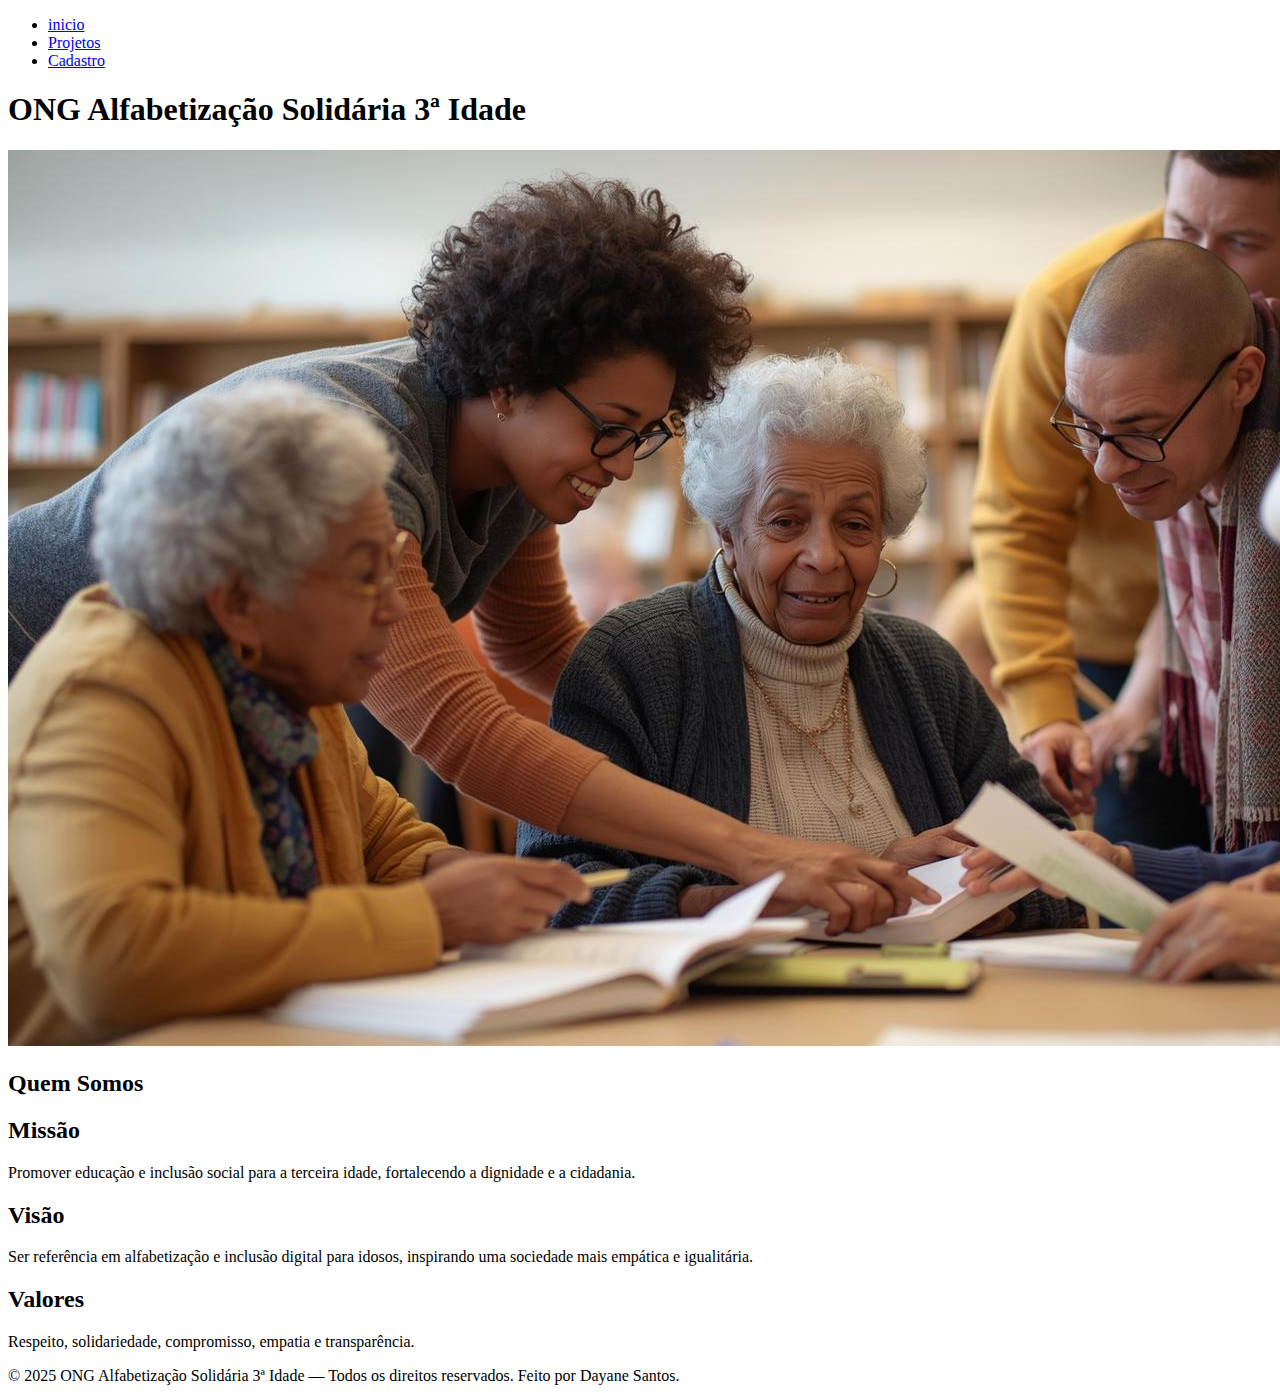
<file: index.html>
<!DOCTYPE html>
<html lang="pt-br">

<head>
    <meta charset="UTF-8">
    <meta name="viewport" content="width=device-width, initial-scale=1.0">
    <title>ONG Alfabetização</title>
</head>

<body>

    <header>
        <nav class="cabecalho_menu_suspenso">
            <ul>
                <li> <a href="index.html"> inicio</a></li>
                <li> <a href="projetos.html"> Projetos</a></li>
                <li> <a href="cadastro.html"> Cadastro </a></li>
            </ul>
        </nav>

        <h1 class="cabecalho_titulo"> ONG Alfabetização Solidária 3ª Idade </h1>
        <img class="cabecalho_foto_capa" src="/Imagens/capa estudos.jpg" alt="estudos">
    </header>

<main> 
    <section>
        <h2> Quem Somos</h2>
        <p> </p>
    </section>

    <section>
        <h2> Missão </h2>
        <p>Promover educação e inclusão social para a terceira idade, fortalecendo a dignidade e a cidadania. </p>

        <h2> Visão </h2>
        <p>Ser referência em alfabetização e inclusão digital para idosos, inspirando uma sociedade mais empática e igualitária. </p>

        <H2> Valores</H2>
        <p>Respeito, solidariedade, compromisso, empatia e transparência.</p>
    </section>
</main>

<footer> © 2025 ONG Alfabetização Solidária 3ª Idade — Todos os direitos reservados.
    Feito por Dayane Santos.</footer>
    
</body>

</html>
</file>
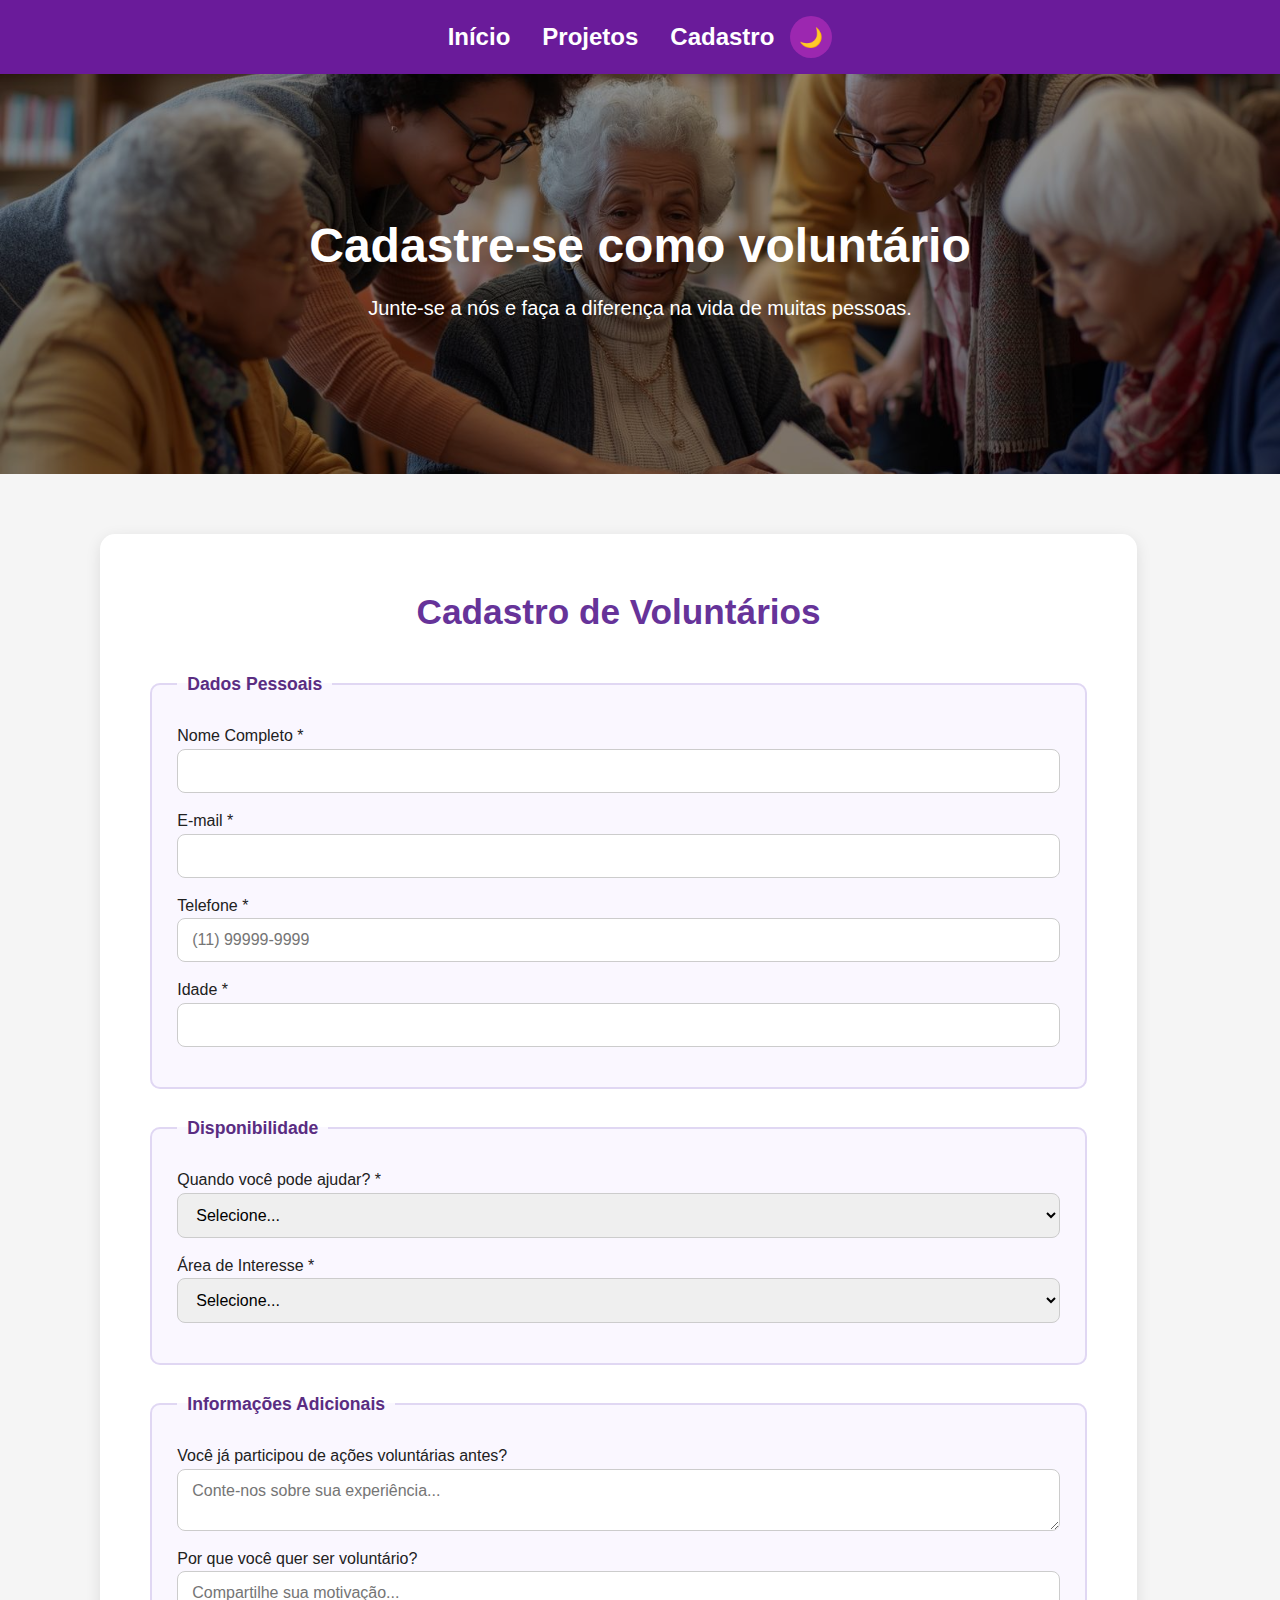
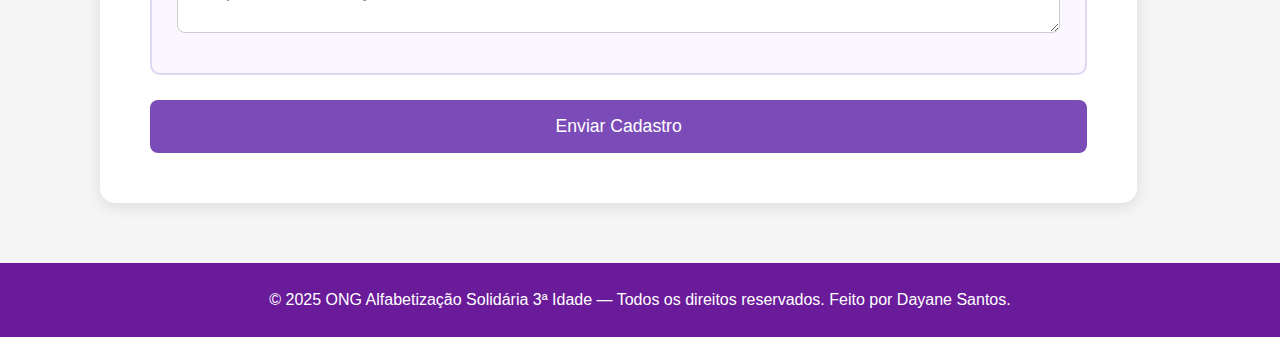
<file: cadastro.html>
<!DOCTYPE html>
<html lang="pt-br">


<head>
    <meta charset="UTF-8">
    <meta name="viewport" content="width=device-width, initial-scale=1.0">
    <title>Cadastro</title>
    <link rel="stylesheet" href="/css/style.css">
</head>


<body>
    <!-- Cabeçalho -->
    <header>
        <nav class="cabecalho_menu_suspenso">
            <button id="menu-toggle" class="menu-toggle" aria-label="Abrir menu">☰</button>
            <ul id="navMenu" class="nav-menu">
                <li><a href="index.html">Início</a></li>
                <li><a href="projetos.html">Projetos</a></li>
                <li><a href="cadastro.html">Cadastro</a></li>
            </ul>

            <!-- Botão de acessibilidade (modo noturno) -->
            <button id="themeToggle" class="btn-acessibilidade" aria-label="Alternar modo noturno">
                🌙
            </button>
        </nav>

        <!-- Banner -->
        <section class="banner">
            <div class="banner_texto">
                <h1> Cadastre-se como voluntário</h1>
                <p>Junte-se a nós e faça a diferença na vida de muitas pessoas. </p>
            </div>
        </section>
    </header>


    <!-- Formulário de Cadastro -->
    <main>
        <section class="signup-section">
            <h2>Cadastro de Voluntários</h2>
            <div class="success-message" id="successMessage">
                ✅ Cadastro realizado com sucesso! Entraremos em contato em breve.
            </div>
            <form id="volunteerForm" onsubmit="handleSubmit(event)">
                <fieldset>
                    <legend>Dados Pessoais</legend>
                    <div class="form-group">
                        <label for="nome">Nome Completo *</label>
                        <input type="text" id="nome" name="nome" required>
                    </div>
                    <div class="form-group">
                        <label for="email">E-mail *</label>
                        <input type="email" id="email" name="email" required>
                    </div>
                    <div class="form-group">
                        <label for="telefone">Telefone *</label>
                        <input type="tel" id="telefone" name="telefone" placeholder="(11) 99999-9999" required>
                    </div>
                    <div class="form-group">
                        <label for="idade">Idade *</label>
                        <input type="number" id="idade" name="idade" min="16" max="100" required>
                    </div>
                </fieldset>
                <fieldset>
                    <legend>Disponibilidade</legend>
                    <div class="form-group">
                        <label for="disponibilidade">Quando você pode ajudar? *</label>
                        <select id="disponibilidade" name="disponibilidade" required>
                            <option value="">Selecione...</option>
                            <option value="fins-de-semana">Fins de semana</option>
                            <option value="dias-uteis">Dias úteis</option>
                            <option value="flexivel">Horário flexível</option>
                            <option value="pontual">Ações pontuais</option>
                        </select>
                    </div>
                    <div class="form-group">
                        <label for="area-interesse">Área de Interesse *</label>
                        <select id="area-interesse" name="area-interesse" required>
                            <option value="">Selecione...</option>
                            <option value="distribuicao-alimentos">Distribuição de Alimentos</option>
                            <option value="educacao">Educação e Capacitação</option>
                            <option value="saude">Apoio à Saúde</option>
                            <option value="administrativo">Apoio Administrativo</option>
                            <option value="qualquer">Qualquer área</option>
                        </select>
                    </div>
                </fieldset>


                <fieldset>
                    <legend>Informações Adicionais</legend>
                    <div class="form-group">
                        <label for="experiencia">Você já participou de ações voluntárias antes?</label>
                        <textarea id="experiencia" name="experiencia"
                            placeholder="Conte-nos sobre sua experiência..."></textarea>
                    </div>
                    <div class="form-group">
                        <label for="motivacao">Por que você quer ser voluntário?</label>
                        <textarea id="motivacao" name="motivacao" placeholder="Compartilhe sua motivação..."></textarea>
                    </div>
                </fieldset>


                <button type="submit" class="btn-primary">Enviar Cadastro</button>
            </form>


        </section>
    </main>


    <!-- Rodape -->
    <footer> © 2025 ONG Alfabetização Solidária 3ª Idade — Todos os direitos reservados.
        Feito por Dayane Santos.</footer>

    <script src="/javascript/actions.js"></script>
    <script src="/javascript/cadastro.js"></script>
    <script>

        // Função mínima para abrir/fechar o menu (caso não exista em actions.js)
        function toggleMenu() { const nav = document.getElementById("navMenu"); if (!nav) return; nav.classList.toggle("open"); }
    </script>
</body>


</html>
</file>
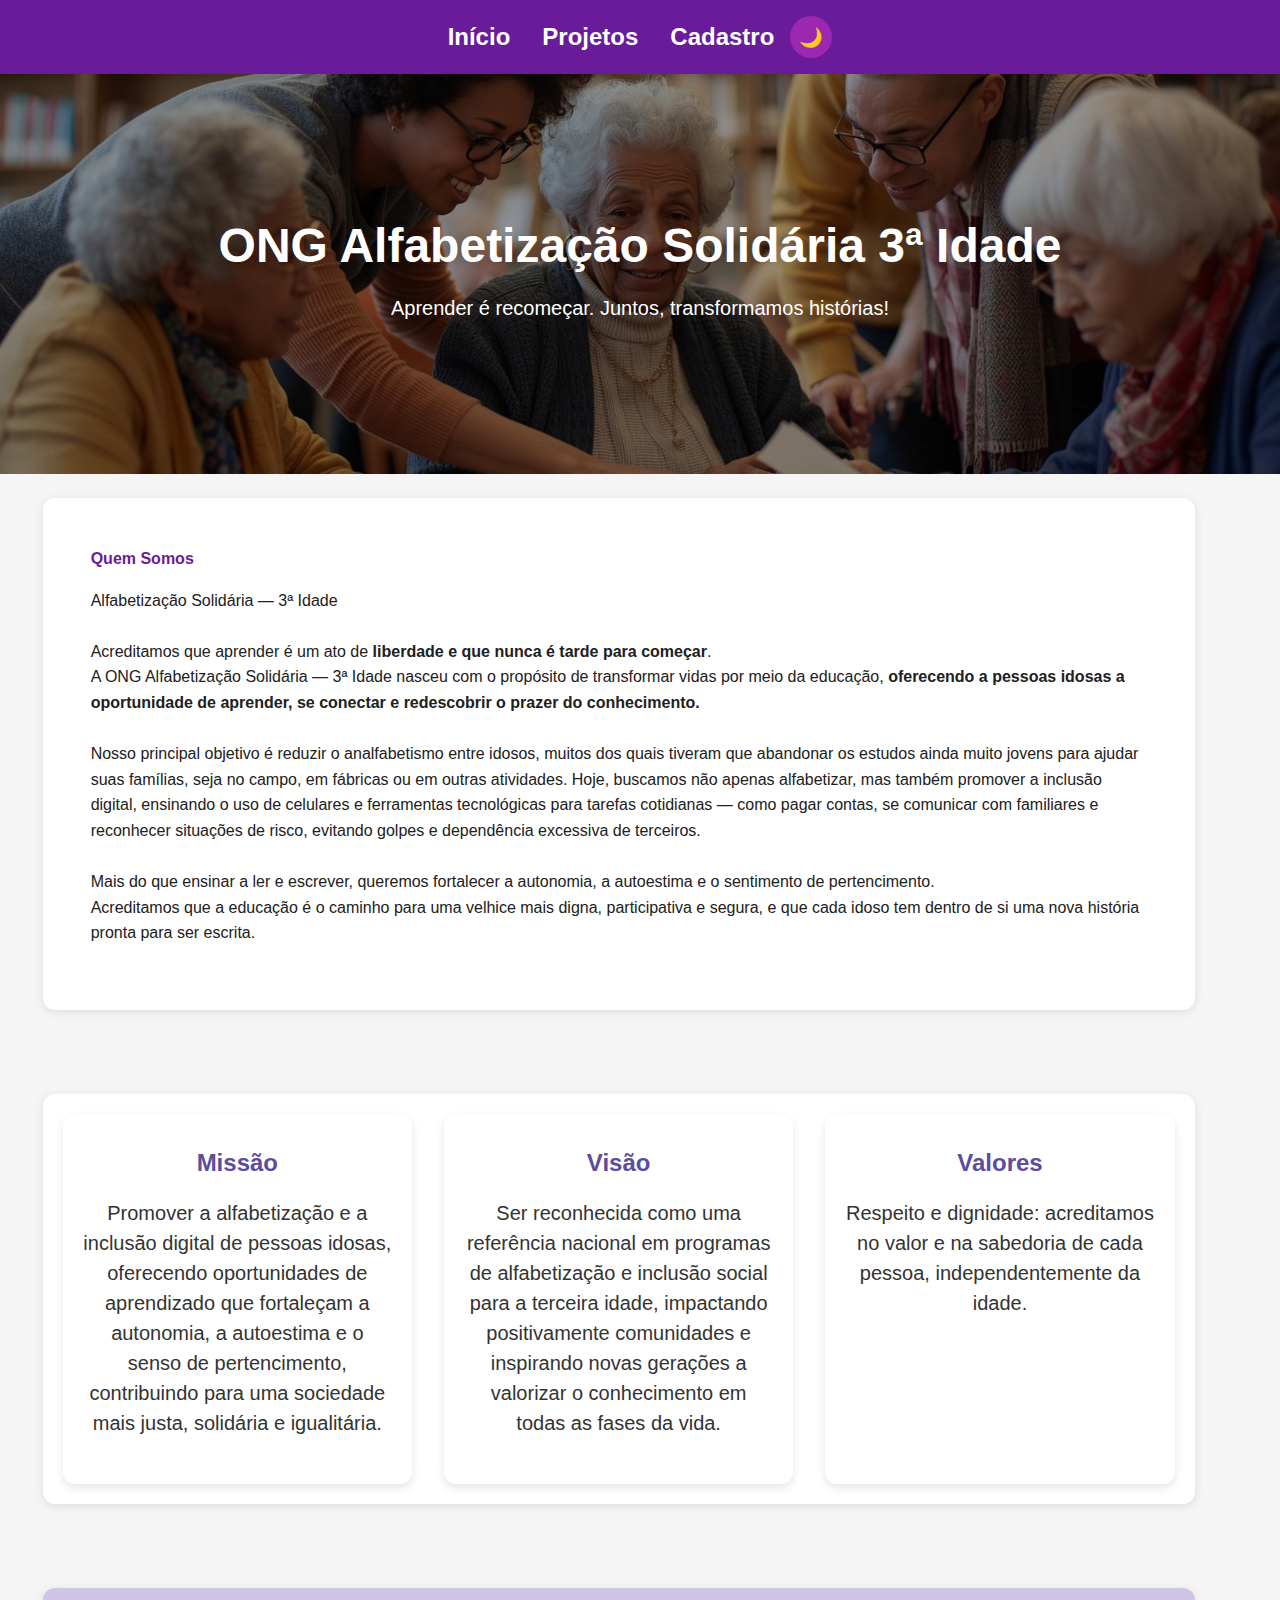
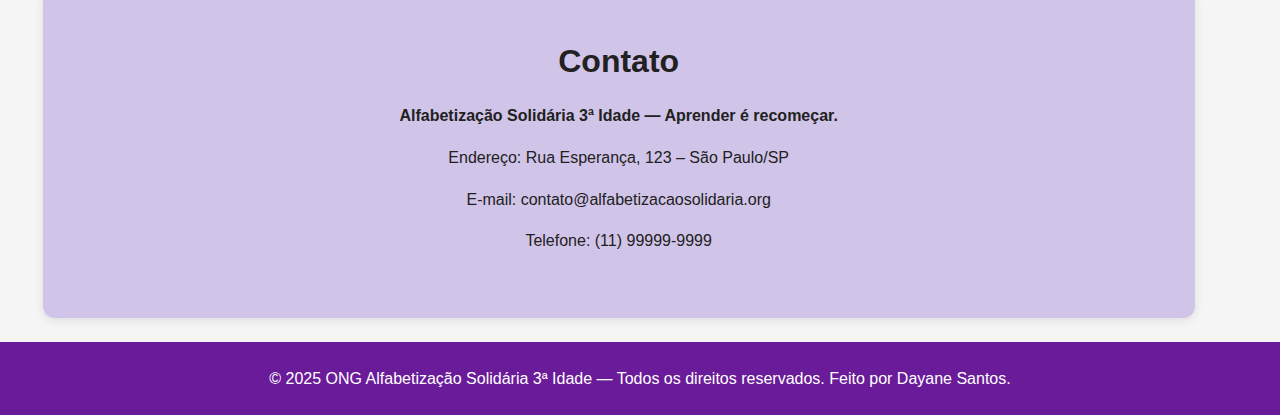
<file: index.fixed.html>
<!DOCTYPE html>
<html lang="pt-br">


<head>
    <meta charset="UTF-8">
    <meta name="viewport" content="width=device-width, initial-scale=1.0">
    <title>ONG Alfabetização</title>
    <link rel="stylesheet" href="/css/style.css">
</head>


<body>
    <!-- Cabeçalho -->
    <header>
        <nav class="cabecalho_menu_suspenso">
            <button id="menu-toggle" class="menu-toggle" aria-label="Abrir menu">☰</button>
            <ul id="navMenu" class="nav-menu">
                <li><a href="index.html">Início</a></li>
                <li><a href="projetos.html">Projetos</a></li>
                <li><a href="cadastro.html">Cadastro</a></li>
            </ul>

            <!-- Botão de acessibilidade (modo noturno) -->
            <button id="themeToggle" class="btn-acessibilidade" aria-label="Alternar modo noturno">
                🌙
            </button>
        </nav>
    </header>

    <!-- Banner -->
    <section class="banner">
        <div class="banner_texto">
            <h1> ONG Alfabetização Solidária 3ª Idade </h1>
            <p>Aprender é recomeçar. Juntos, transformamos histórias! </p>
        </div>
    </section>


    <main>

        <!-- Quem somos -->
        <section class="about">
            <h2> Quem Somos</h2>
            <p> Alfabetização Solidária — 3ª Idade
                <br><br>
                Acreditamos que aprender é um ato de <strong>liberdade e que nunca é tarde para começar</strong>.<br>
                A ONG Alfabetização Solidária — 3ª Idade nasceu com o propósito de transformar vidas por meio da
                educação, <strong>oferecendo a pessoas idosas a oportunidade de aprender, se conectar e redescobrir o
                    prazer do conhecimento.</strong>
                <br><br>
                Nosso principal objetivo é reduzir o analfabetismo entre idosos, muitos dos quais tiveram que abandonar
                os estudos ainda muito jovens para ajudar suas famílias, seja no campo, em fábricas ou em outras
                atividades. Hoje, buscamos não apenas alfabetizar, mas também promover a inclusão digital, ensinando o
                uso de celulares e ferramentas tecnológicas para tarefas cotidianas — como pagar contas, se comunicar
                com familiares e reconhecer situações de risco, evitando golpes e dependência excessiva de terceiros.
                <br><br>
                Mais do que ensinar a ler e escrever, queremos fortalecer a autonomia, a autoestima e o sentimento de
                pertencimento.<br>
                Acreditamos que a educação é o caminho para uma velhice mais digna, participativa e segura, e que cada
                idoso tem dentro de si uma nova história pronta para ser escrita.
            </p>
        </section>

        <!-- Missão, Visão e Valores -->
        <section class="mvv-container">
            <div class="mvv-card">
                <h2>Missão</h2>
                <p>Promover a alfabetização e a inclusão digital de pessoas idosas, oferecendo oportunidades de
                    aprendizado
                    que fortaleçam a autonomia, a autoestima e o senso de pertencimento, contribuindo para uma sociedade
                    mais justa, solidária e igualitária.</p>
            </div>


            <div class="mvv-card">
                <h2>Visão</h2>
                <p>Ser reconhecida como uma referência nacional em programas de alfabetização e inclusão social para a
                    terceira idade, impactando positivamente comunidades e inspirando novas gerações a valorizar o
                    conhecimento em todas as fases da vida.</p>
            </div>


            <div class="mvv-card">
                <h2>Valores</h2>
                <p>Respeito e dignidade: acreditamos no valor e na sabedoria de cada pessoa, independentemente da idade.
                </p>
            </div>
        </section>

        <!-- Contato -->
        <section class="contato">
            <h1> Contato </h1>
            <p><strong>Alfabetização Solidária 3ª Idade — Aprender é recomeçar.</strong></p>
            <p>Endereço: Rua Esperança, 123 – São Paulo/SP</p>
            <p>E-mail: contato@alfabetizacaosolidaria.org</p>
            <p>Telefone: (11) 99999-9999</p>
        </section>


    </main>


    <!-- Rodape -->

    <footer> © 2025 ONG Alfabetização Solidária 3ª Idade — Todos os direitos reservados.
        Feito por Dayane Santos.</footer>


    <script src="/javascript/actions.js"></script>
    <script src="/javascript/cadastro.js"></script>

    <script>
        // Função mínima para abrir/fechar o menu (caso não exista em actions.js)
        function toggleMenu() { const nav = document.getElementById("navMenu"); if (!nav) return; nav.classList.toggle("open"); }
    </script>

</body>

</html>
</file>
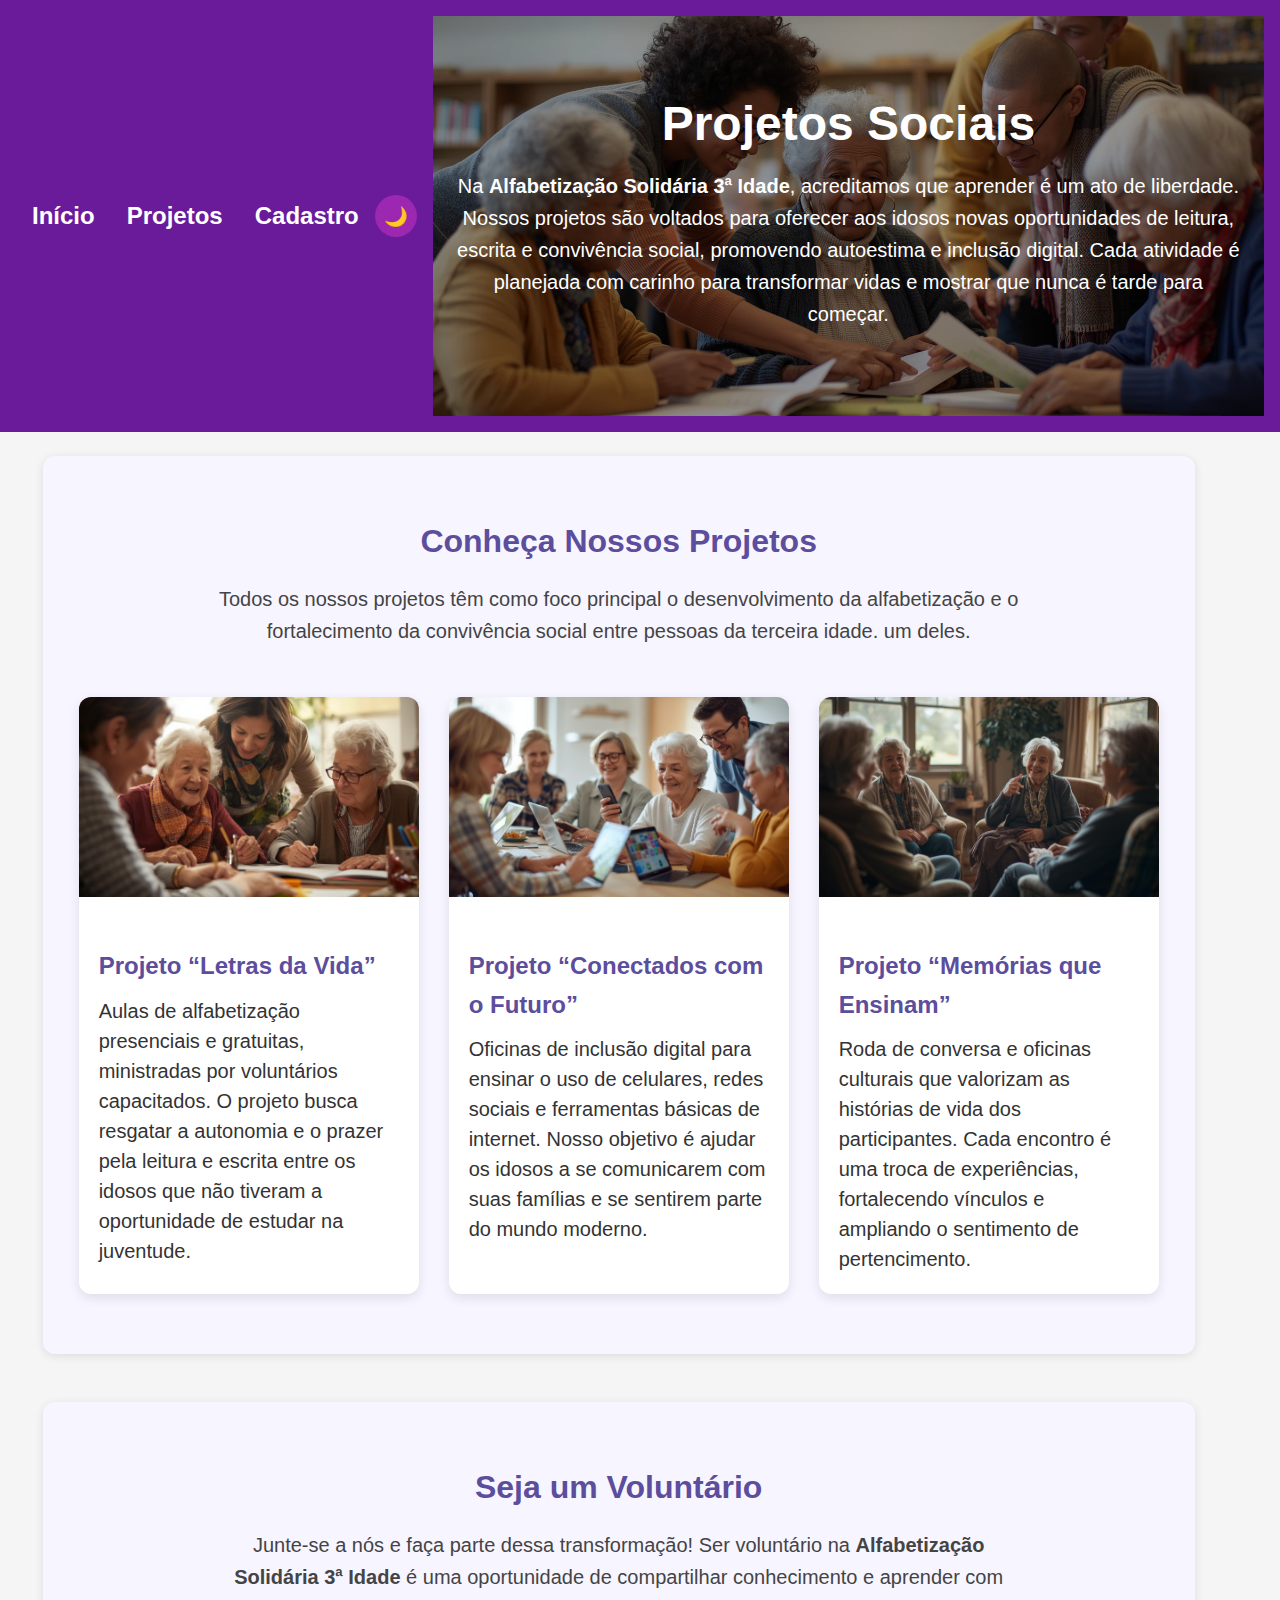
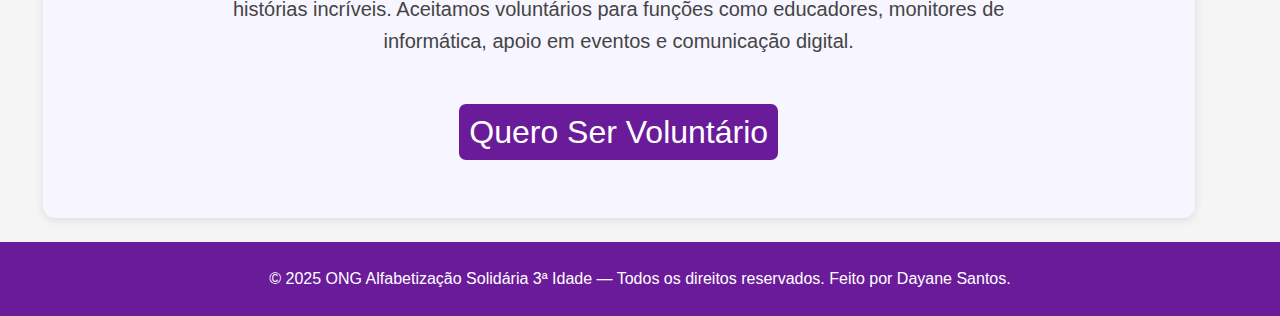
<file: projetos.html>
<!DOCTYPE html>
<html lang="pt-br">


<head>
    <meta charset="UTF-8">
    <meta name="viewport" content="width=device-width, initial-scale=1.0">
    <title>Projetos</title>
    <link rel="stylesheet" href="/css/style.css">
    <script src="/javascript/actions.js"></script>
</head>


<body>
    <!-- Cabeçalho -->
    <header>
        <nav class="cabecalho_menu_suspenso">
            <button class="menu-toggle" onclick="toggleMenu()">☰</button>
            <nav class="cabecalho_menu_suspenso">
                <button id="menu-toggle" class="menu-toggle" aria-label="Abrir menu">☰</button>
                <ul id="navMenu" class="nav-menu">
                    <li><a href="index.html">Início</a></li>
                    <li><a href="projetos.html">Projetos</a></li>
                    <li><a href="cadastro.html">Cadastro</a></li>
                </ul>
                <!-- Botão de acessibilidade (modo noturno) -->
                <button id="themeToggle" class="btn-acessibilidade" aria-label="Alternar modo noturno">
                    🌙
                </button>
            </nav>

            <!-- Banner -->
            <section class="banner">
                <div class="banner_texto">
                    <h1> Projetos Sociais </h1>
                    <p>Na <strong>Alfabetização Solidária 3ª Idade</strong>, acreditamos que aprender é um ato de
                        liberdade.
                        <br>
                        Nossos projetos são voltados para oferecer aos idosos novas oportunidades de leitura, escrita e
                        convivência social, promovendo autoestima e inclusão digital. Cada atividade é planejada com
                        carinho
                        para transformar vidas e mostrar que nunca é tarde para começar.
                    </p>
                </div>
            </section>
    </header>


    <main>

        <!-- Projetos -->
        <section id="projetos">
            <h2>Conheça Nossos Projetos</h2>
            <p>Todos os nossos projetos têm como foco principal o desenvolvimento da alfabetização e o fortalecimento da
                convivência social entre pessoas da terceira idade.
                um deles.</p>


            <div class="projetos-grid">
                <article>
                    <img src="/Imagens/projeto 1.jpg" alt="Idosos em sala de aula aprendendo a ler e escrever">
                    <h3>Projeto “Letras da Vida”</h3>
                    <p>Aulas de alfabetização presenciais e gratuitas, ministradas por voluntários capacitados.
                        O projeto busca resgatar a autonomia e o prazer pela leitura e escrita entre os idosos que não
                        tiveram a oportunidade de estudar na juventude.</p>
                </article>


                <article>
                    <img src="/Imagens/Projeto 2.jpg" alt="Idosa usando celular em oficina digital">
                    <h3>Projeto “Conectados com o Futuro”</h3>
                    <p>Oficinas de inclusão digital para ensinar o uso de celulares, redes sociais e ferramentas básicas
                        de
                        internet. Nosso objetivo é ajudar os idosos a se comunicarem com suas famílias e se sentirem
                        parte
                        do mundo moderno.</p>
                </article>


                <article>
                    <img src="/Imagens/projeto 3.jpg"
                        alt="Grupo de idosos em roda de conversa compartilhando histórias">
                    <h3>Projeto “Memórias que Ensinam”</h3>
                    <p>Roda de conversa e oficinas culturais que valorizam as histórias de vida dos participantes.
                        Cada encontro é uma troca de experiências, fortalecendo vínculos e ampliando o sentimento de
                        pertencimento.</p>
                </article>
            </div>
        </section>


        <!-- Seja voluntario -->
        <section id="projetos">
            <h2>Seja um Voluntário</h2>
            <p>Junte-se a nós e faça parte dessa transformação! Ser voluntário na <strong>Alfabetização Solidária 3ª
                    Idade</strong> é uma oportunidade de compartilhar conhecimento e
                aprender com histórias incríveis. Aceitamos voluntários para funções como educadores, monitores de
                informática,
                apoio em eventos e comunicação digital. </p>
            <a class="Button" href="cadastro.html">Quero Ser Voluntário</a>
        </section>


    </main>


    <!-- Rodape -->
    <footer> © 2025 ONG Alfabetização Solidária 3ª Idade — Todos os direitos reservados.
        Feito por Dayane Santos.</footer>


    <script src="/javascript/actions.js"></script>
    <script src="/javascript/cadastro.js"></script>

    <script>
        // Função mínima para abrir/fechar o menu (caso não exista em actions.js)
        function toggleMenu() { const nav = document.getElementById("navMenu"); if (!nav) return; nav.classList.toggle("open"); }
    </script>
</body>


</html>
</file>
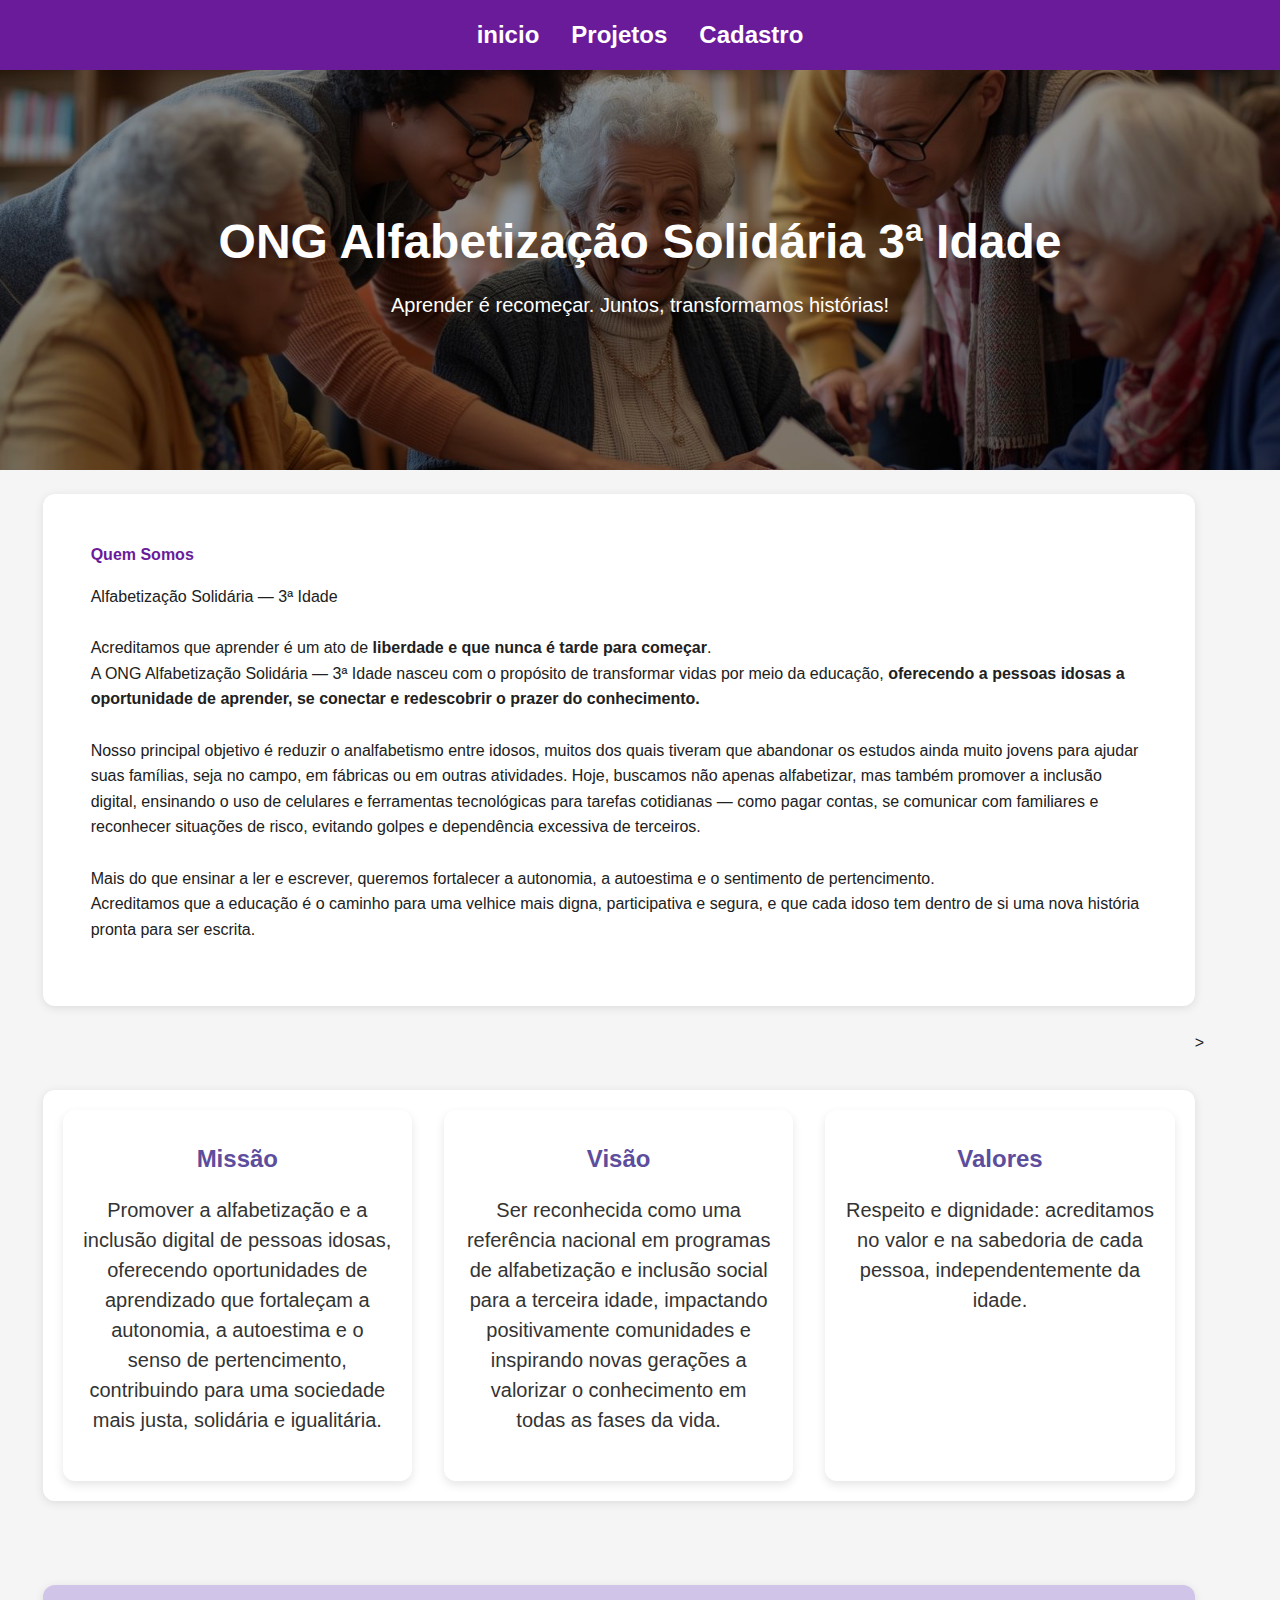
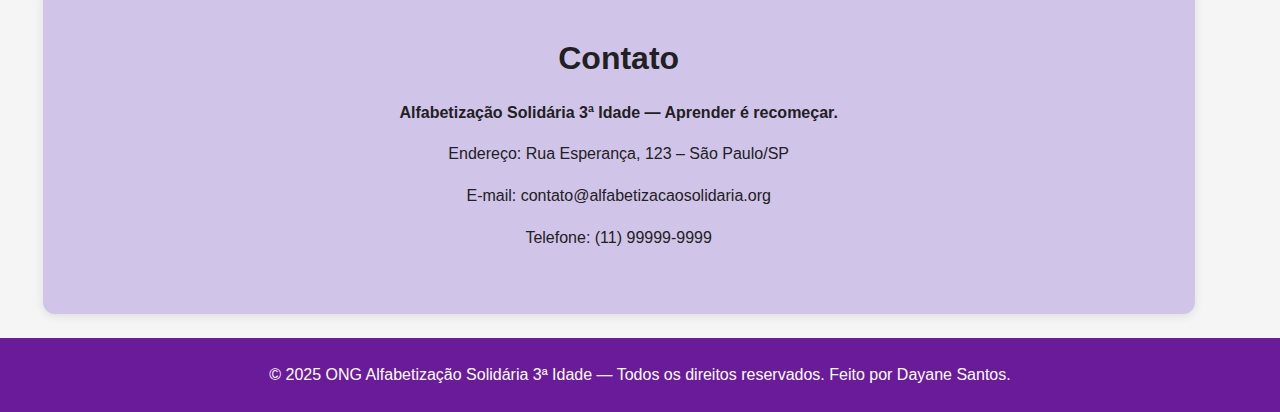
<file: Atividade1-html/index.fixed.html>
<!DOCTYPE html>
<html lang="pt-br">


<head>
    <meta charset="UTF-8">
    <meta name="viewport" content="width=device-width, initial-scale=1.0">
    <title>ONG Alfabetização</title>
    <link rel="stylesheet" href="../Atividade2-css/style.css">
</head>


<body>
    <!-- Cabeçalho -->
    <header>
        <nav class="cabecalho_menu_suspenso">
            <button class="menu-toggle" onclick="toggleMenu()">☰</button>
            <ul id="navMenu">
                <li> <a href="/Atividade1-html/index.fixed.html"> inicio</a></li>
                <li> <a href="/Atividade1-html/projetos.html"> Projetos</a></li>
                <li> <a href="/Atividade1-html/cadastro.html"> Cadastro </a></li>
            </ul>
        </nav>
    </header>


    <section class="banner">
        <div class="banner_texto">
            <h1> ONG Alfabetização Solidária 3ª Idade </h1>
            <p>Aprender é recomeçar. Juntos, transformamos histórias! </p>
        </div>
    </section>


    <main>


        <!-- Quem somos -->
        <section class="about">
            <h2> Quem Somos</h2>
            <p> Alfabetização Solidária — 3ª Idade
                <br><br>
                Acreditamos que aprender é um ato de <strong>liberdade e que nunca é tarde para começar</strong>.<br>
                A ONG Alfabetização Solidária — 3ª Idade nasceu com o propósito de transformar vidas por meio da
                educação, <strong>oferecendo a pessoas idosas a oportunidade de aprender, se conectar e redescobrir o
                    prazer do conhecimento.</strong>
                <br><br>
                Nosso principal objetivo é reduzir o analfabetismo entre idosos, muitos dos quais tiveram que abandonar
                os estudos ainda muito jovens para ajudar suas famílias, seja no campo, em fábricas ou em outras
                atividades. Hoje, buscamos não apenas alfabetizar, mas também promover a inclusão digital, ensinando o
                uso de celulares e ferramentas tecnológicas para tarefas cotidianas — como pagar contas, se comunicar
                com familiares e reconhecer situações de risco, evitando golpes e dependência excessiva de terceiros.
                <br><br>
                Mais do que ensinar a ler e escrever, queremos fortalecer a autonomia, a autoestima e o sentimento de
                pertencimento.<br>
                Acreditamos que a educação é o caminho para uma velhice mais digna, participativa e segura, e que cada
                idoso tem dentro de si uma nova história pronta para ser escrita.
            </p>
        </section>




        <!-- Missão, Visão e Valores -->
        <section class="mvv-container">
            <div class="mvv-card">
                <h2>Missão</h2>
                <p>Promover a alfabetização e a inclusão digital de pessoas idosas, oferecendo oportunidades de
                    aprendizado
                    que fortaleçam a autonomia, a autoestima e o senso de pertencimento, contribuindo para uma sociedade
                    mais justa, solidária e igualitária.</p>
            </div>


            <div class="mvv-card">
                <h2>Visão</h2>
                <p>Ser reconhecida como uma referência nacional em programas de alfabetização e inclusão social para a
                    terceira idade, impactando positivamente comunidades e inspirando novas gerações a valorizar o
                    conhecimento em todas as fases da vida.</p>
            </div>


            <div class="mvv-card">
                <h2>Valores</h2>
                <p>Respeito e dignidade: acreditamos no valor e na sabedoria de cada pessoa, independentemente da idade.
                </p>
            </div>
        </section>
        >


        <!-- Contato -->


        <section class="contato">
            <h1> Contato </h1>
            <p><strong>Alfabetização Solidária 3ª Idade — Aprender é recomeçar.</strong></p>
            <p>Endereço: Rua Esperança, 123 – São Paulo/SP</p>
            <p>E-mail: contato@alfabetizacaosolidaria.org</p>
            <p>Telefone: (11) 99999-9999</p>
        </section>


    </main>


    <!-- Rodape -->
    <footer> © 2025 ONG Alfabetização Solidária 3ª Idade — Todos os direitos reservados.
        Feito por Dayane Santos.</footer>


    <script src="../Atividade3-Javascript/actions.js"></script>
    <script src="../Atividade3-Javascript/cadastro.js"></script>
    <script>
        // Função mínima para abrir/fechar o menu (caso não exista em actions.js)
        function toggleMenu(){ const nav = document.getElementById("navMenu"); if(!nav) return; nav.classList.toggle("open"); }
    </script>
</body>


</html>
</file>
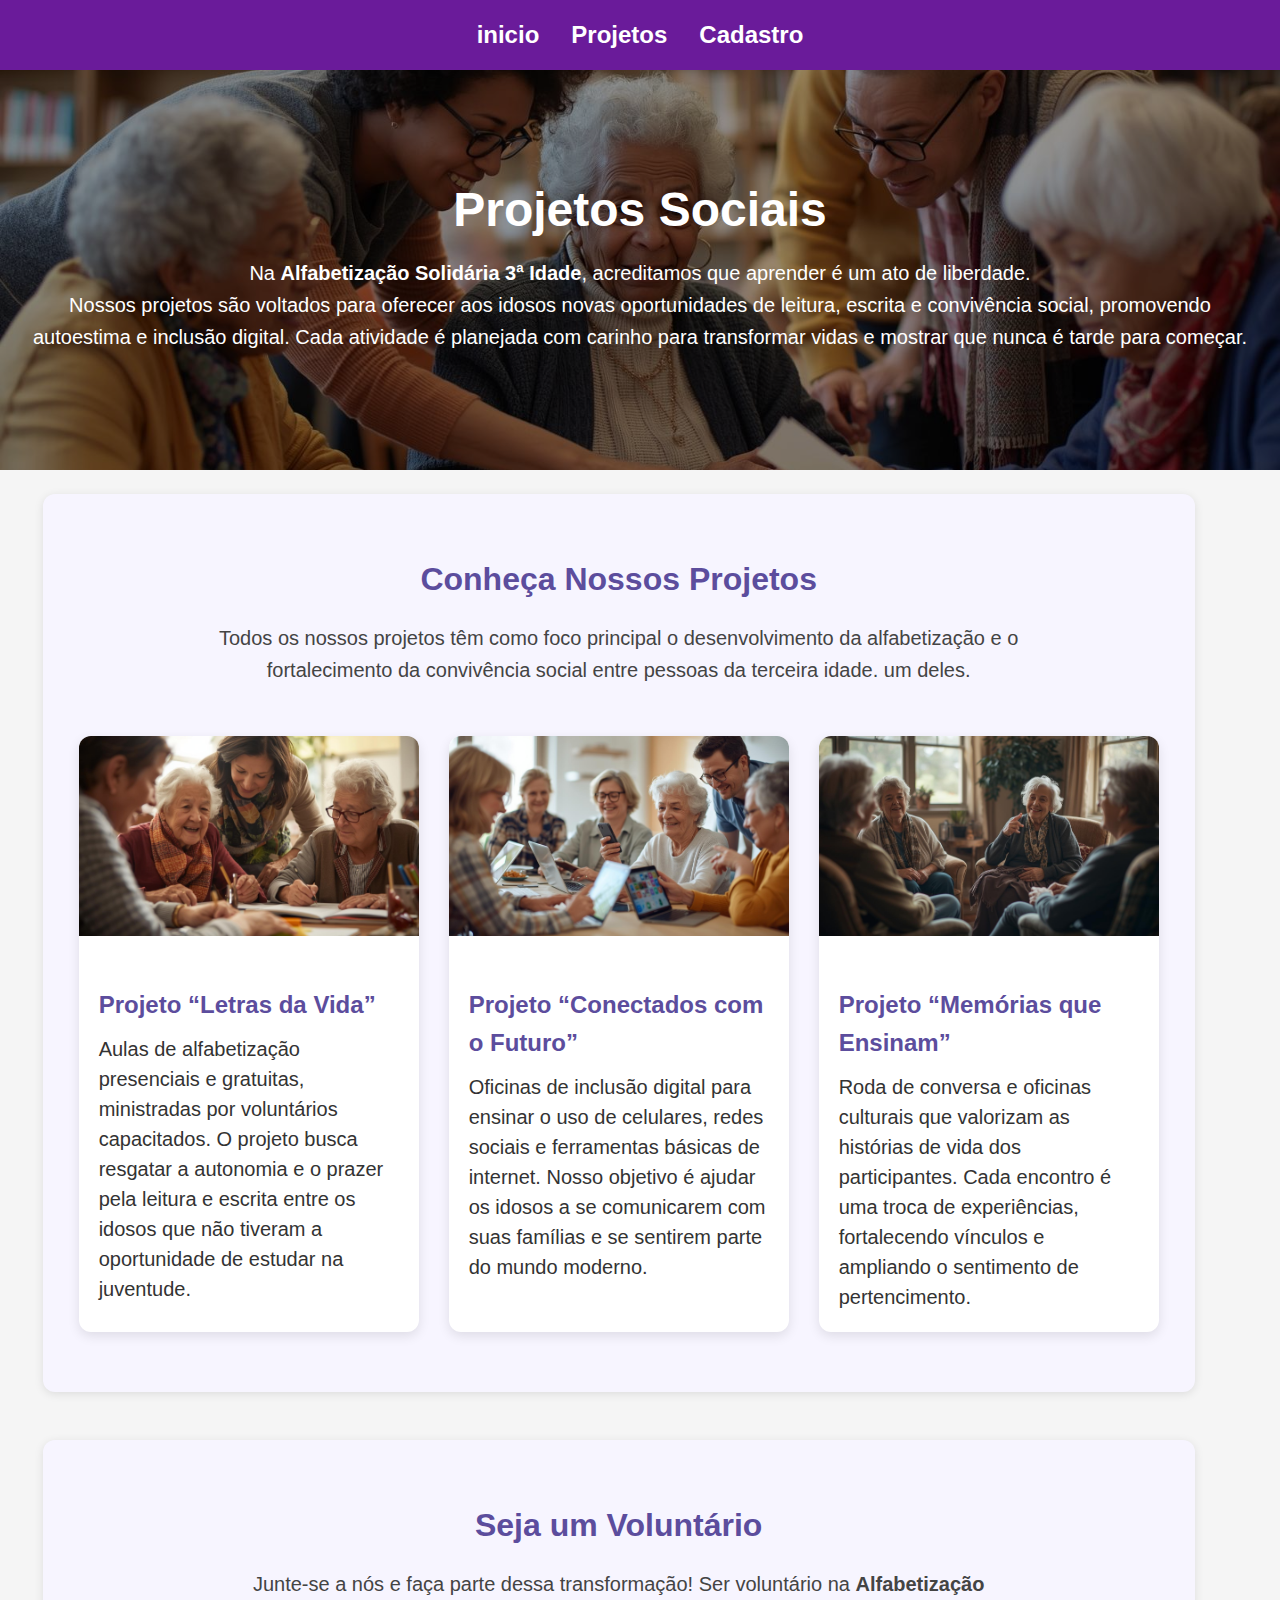
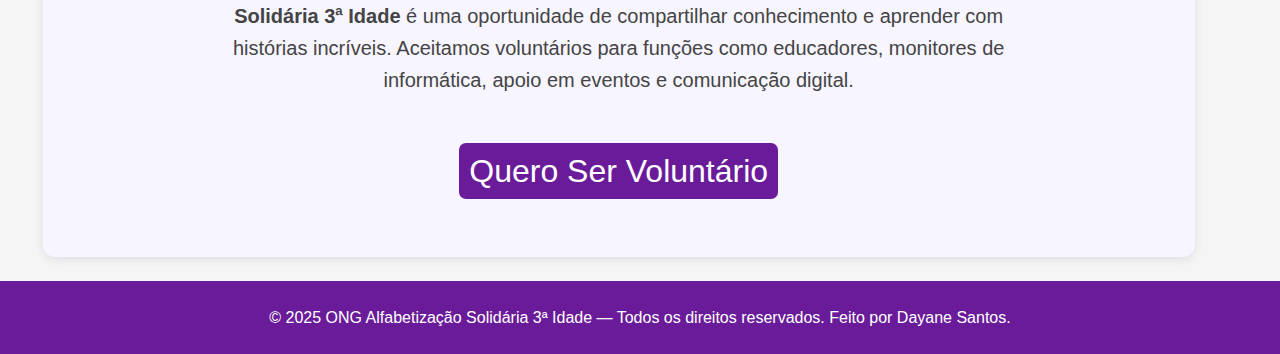
<file: Atividade1-html/projetos.html>
<!DOCTYPE html>
<html lang="pt-br">


<head>
    <meta charset="UTF-8">
    <meta name="viewport" content="width=device-width, initial-scale=1.0">
    <title>Projetos</title>
    <link rel="stylesheet" href="/Atividade2-css/style.css">
    <script src="/Atividade3-Javascript/actions.js"></script>
</head>


<body>
    <!-- Cabeçalho -->
    <header>
        <nav class="cabecalho_menu_suspenso">
            <button class="menu-toggle" onclick="toggleMenu()">☰</button>
            <ul id="navMenu">
                <li> <a href="/Atividade1-html/index.fixed.html"> inicio</a></li>
                <li> <a href="/Atividade1-html/projetos.html"> Projetos</a></li>
                <li> <a href="/Atividade1-html/cadastro.html"> Cadastro </a></li>
            </ul>
        </nav>


        <section class="banner">
            <div class="banner_texto">
                <h1> Projetos Sociais </h1>
                <p>Na <strong>Alfabetização Solidária 3ª Idade</strong>, acreditamos que aprender é um ato de liberdade.
                    <br>
                    Nossos projetos são voltados para oferecer aos idosos novas oportunidades de leitura, escrita e
                    convivência social, promovendo autoestima e inclusão digital. Cada atividade é planejada com carinho
                    para transformar vidas e mostrar que nunca é tarde para começar.
                </p>
            </div>
        </section>
    </header>


    <main>


        <section id="projetos">
            <h2>Conheça Nossos Projetos</h2>
            <p>Todos os nossos projetos têm como foco principal o desenvolvimento da alfabetização e o fortalecimento da convivência social entre pessoas da terceira idade.
                um deles.</p>


            <div class="projetos-grid">
                <article>
                    <img src="/Imagens/projeto 1.jpg" alt="Idosos em sala de aula aprendendo a ler e escrever">
                    <h3>Projeto “Letras da Vida”</h3>
                    <p>Aulas de alfabetização presenciais e gratuitas, ministradas por voluntários capacitados.
                        O projeto busca resgatar a autonomia e o prazer pela leitura e escrita entre os idosos que não
                        tiveram a oportunidade de estudar na juventude.</p>
                </article>


                <article>
                    <img src="/Imagens/Projeto 2.jpg" alt="Idosa usando celular em oficina digital">
                    <h3>Projeto “Conectados com o Futuro”</h3>
                    <p>Oficinas de inclusão digital para ensinar o uso de celulares, redes sociais e ferramentas básicas
                        de
                        internet. Nosso objetivo é ajudar os idosos a se comunicarem com suas famílias e se sentirem
                        parte
                        do mundo moderno.</p>
                </article>


                <article>
                    <img src="/Imagens/projeto 3.jpg" alt="Grupo de idosos em roda de conversa compartilhando histórias">
                    <h3>Projeto “Memórias que Ensinam”</h3>
                    <p>Roda de conversa e oficinas culturais que valorizam as histórias de vida dos participantes.
                        Cada encontro é uma troca de experiências, fortalecendo vínculos e ampliando o sentimento de
                        pertencimento.</p>
                </article>
            </div>
        </section>




        <section id="projetos">
            <h2>Seja um Voluntário</h2>
            <p>Junte-se a nós e faça parte dessa transformação! Ser voluntário na <strong>Alfabetização Solidária 3ª
                    Idade</strong> é uma oportunidade de compartilhar conhecimento e
                aprender com histórias incríveis. Aceitamos voluntários para funções como educadores, monitores de
                informática,
                apoio em eventos e comunicação digital. </p>
            <a class="Button" href="/Atividade1-html/cadastro.html">Quero Ser Voluntário</a>
        </section>


    </main>


    <!-- Rodape -->
    <footer> © 2025 ONG Alfabetização Solidária 3ª Idade — Todos os direitos reservados.
        Feito por Dayane Santos.</footer>


    <script src="../Atividade3-Javascript/actions.js"></script>
    <script src="../Atividade3-Javascript/cadastro.js"></script>
    <script>
        // Função mínima para abrir/fechar o menu (caso não exista em actions.js)
        function toggleMenu(){ const nav = document.getElementById("navMenu"); if(!nav) return; nav.classList.toggle("open"); }
    </script>
</body>


</html>
</file>
<file: css/style.css>
/* 🎨 Paleta de Cores (8 cores) */
:root {
    --cor-primaria: #6a1b9a;
    --cor-secundaria: #9c27b0;
    --cor-terciaria: #d1c4e9;
    --cor-neutra-100: #ffffff;
    --cor-neutra-200: #f5f5f5;
    --cor-neutra-400: #bdbdbd;
    --cor-neutra-600: #757575;
    --cor-neutra-800: #212121;


    /* 🖋️ Tipografia */
    --fonte-principal: 'Poppins', Arial, sans-serif;
    --fonte-titulo: 'Montserrat', sans-serif;


    /* 📏 Sistema de Espaçamento (8px base) */
    --espaco-1: 8px;
    --espaco-2: 16px;
    --espaco-3: 24px;
    --espaco-4: 32px;
    --espaco-5: 48px;
    --espaco-6: 64px;


    /* 📐 Tamanhos de fonte */
    --fs-xs: 0.8rem;
    --fs-sm: 1rem;
    --fs-md: 1.25rem;
    --fs-lg: 1.5rem;
    --fs-xl: 2rem;
    --fs-xxl: 2.5rem;
}


/* Reset básico */
* {
    margin: 0;
    padding: 0;
    box-sizing: border-box;
}


body {
    font-family: var(--fonte-principal);
    background-color: var(--cor-neutra-200);
    color: var(--cor-neutra-800);
    line-height: 1.6;
}


/*  CABEÇALHO E MENU */


header {
    position: relative;
    width: 100%;
}


/* ===== MENU RESPONSIVO ===== */
.cabecalho_menu_suspenso {
    background-color: var(--cor-primaria);
    color: var(--cor-neutra-100);
    display: flex;
    justify-content: center;
    align-items: center;
    padding: var(--espaco-2);
    font-size: var(--fs-lg);
    position: relative;
    z-index: 9999;
    /* 🔥 Mantém o menu acima de tudo */
}

/* Ícone hamburguer */
.menu-toggle {
    display: none;
    background: none;
    border: none;
    color: var(--cor-neutra-100);
    font-size: 2rem;
    cursor: pointer;
    z-index: 1000;
}

/* Estilo do menu padrão (desktop) */
.cabecalho_menu_suspenso ul {
    list-style: none;
    display: flex;
    gap: var(--espaco-4);
}

.cabecalho_menu_suspenso a {
    text-decoration: none;
    color: var(--cor-neutra-100);
    font-weight: bold;
    transition: color 0.3s;
}

.cabecalho_menu_suspenso a:hover {
    color: var(--cor-terciaria);
}

/* --- Mobile --- */
@media (max-width: 768px) {
    .cabecalho_menu_suspenso {
        justify-content: space-between;
        padding: 12px 20px;
    }

    .menu-toggle {
        display: block;
    }

    .cabecalho_menu_suspenso ul {
        position: absolute;
        top: 60px;
        left: 0;
        /* 🔹 Faz o menu abrir à esquerda */
        background-color: var(--cor-primaria);
        width: 80%;
        /* 🔹 Define a largura do menu */
        border-radius: 2px 8px 8px 0;
        /* 🔹 Bordas arredondadas apenas à direita */
        max-height: 0;
        overflow: hidden;
        flex-direction: column;
        align-items: flex-start;
        /* 🔹 Alinha os itens à esquerda */
        padding-left: 20px;
        /* 🔹 Dá um respiro dos cantos */
        transition: max-height 0.3s ease;
        z-index: 9999;
    }

    .cabecalho_menu_suspenso ul.ativo {
        max-height: 300px;
        padding: 20px 0;
    }

    .cabecalho_menu_suspenso ul li {
        width: 100%;
        padding: 10px 0;
    }

    .cabecalho_menu_suspenso ul li a {
        display: block;
        width: 100%;
        color: var(--cor-neutra-100);
        text-decoration: none;
        font-weight: bold;
    }

    .cabecalho_menu_suspenso ul li a:hover {
        color: var(--cor-terciaria);
    }
}


/*  BANNER  */
.banner {
    position: relative;
    z-index: 1;
    /* ✅ Mantém o banner abaixo do menu */
    width: 100%;
    height: 400px;
    background-image: url("/Imagens/capa\ estudos.jpg");
    background-size: cover;
    background-position: center;
    display: flex;
    align-items: center;
    justify-content: center;
    text-align: center;
}


.banner::before {
    content: "";
    position: absolute;
    width: 100%;
    height: 100%;
    background-color: rgba(0, 0, 0, 0.4);
    z-index: 0;
    /* Garante que a camada escura fique atrás do texto */
}


.banner_texto {
    position: relative;
    z-index: 1;
    color: var(--cor-neutra-100);
    padding: var(--espaco-3);
    border-radius: 10px;
}


.banner_texto h1 {
    font-family: var(--fonte-titulo);
    font-size: var(--fs-xxl);
    margin-bottom: var(--espaco-1);
}


.banner_texto p {
    font-size: var(--fs-md);
}


/* Sobre nós */
main {
    display: grid;
    grid-template-columns: 1fr min(12000px, 90%) 2fr;
}


main>section {
    grid-column: 2;
    background-color: var(--cor-neutra-100);
    padding: var(--espaco-5);
    margin: var(--espaco-3) 0;
    border-radius: 12px;
    box-shadow: 0 2px 10px rgba(0, 0, 0, 0.1);
}


h2 {
    font-family: var(--fonte-titulo);
    font-size: var(--fs-sm);
    color: var(--cor-primaria);
    margin-bottom: var(--espaco-2);
}


.about p,
section p {
    font-size: var(--fs-sm);
    margin-bottom: var(--espaco-2);
}


/* MISSÃO, VISÃO E VALORES */


section.mvv-container {
    display: grid;
    grid-template-columns: repeat(auto-fit, minmax(250px, 1fr));
    gap: var(--espaco-4);
    max-width: 11000px;
    margin: 60px auto;
    padding: 20px;
}


.mvv-card {
    background-color: #ffffff;
    padding: 30px 20px;
    border-radius: 12px;
    box-shadow: 0 4px 10px rgba(0, 0, 0, 0.1);
    text-align: center;
    transition: transform 0.3s ease, box-shadow 0.3s ease;
}


.mvv-card:hover {
    transform: translateY(-5px);
    box-shadow: 0 6px 16px rgba(0, 0, 0, 0.15);
}


.mvv-card h2 {
    color: #5c4d9d;
    /* Roxo do tema */
    font-family: var(--fonte-titulo);
    font-size: var(--fs-lg);
    margin-bottom: var(--espaco-2);
}


.mvv-card p {
    color: #333;
    font-size: var(--fs-md);
    line-height: 1.5;
}


/* 🔹 Responsividade */
@media (max-width: 768px) {
    section.mvv-container {
        grid-template-columns: 1fr;
    }
}




/*  CONTATO */
.contato {
    background-color: var(--cor-terciaria);
    color: var(--cor-neutra-800);
    text-align: center;
}


.contato h1 {
    font-size: var(--fs-xl);
    margin-bottom: var(--espaco-2);
}


/*  RODAPÉ */
footer {
    text-align: center;
    background-color: var(--cor-primaria);
    color: var(--cor-neutra-100);
    padding: var(--espaco-3);
    font-size: var(--fs-sm)
}


/*  RESPONSIVIDADE */


/* 1️⃣ Telas grandes (acima de 1200px) */
@media (min-width: 1200px) {
    .banner_texto h1 {
        font-size: 3rem;
    }
}


/* 2️⃣ Laptops (até 1024px) */
@media (max-width: 1024px) {
    .banner {
        height: 350px;
    }
}


/* 3️⃣ Tablets (até 768px) */
@media (max-width: 768px) {
    .cabecalho_menu_suspenso ul {
        display: none;
        flex-direction: column;
        background-color: var(--cor-primaria);
        position: absolute;
        top: 60px;
        right: 10px;
        width: 200px;
        padding: var(--espaco-2);
        border-radius: 8px;
    }


    .menu-toggle {
        display: block;
    }


    .cabecalho_menu_suspenso ul.ativo {
        display: flex;
    }


    .banner_texto h1 {
        font-size: 1.8rem;
    }
}


/* 4️⃣ Celulares médios (até 480px) */
@media (max-width: 480px) {
    .banner {
        height: 250px;
    }


    .banner_texto p {
        font-size: var(--fs-sm);
    }


    main>section {
        padding: var(--espaco-3);
    }
}


/* 5️⃣ Celulares pequenos (até 360px) */
@media (max-width: 360px) {
    .banner_texto h1 {
        font-size: 1.5rem;
    }
}




/*Projetos Sociais*/


#projetos {
    background-color: #f7f5ff;
    padding: 60px 20px;
    text-align: center;
}


#projetos h2 {
    font-size: var(--fs-xl);
    color: #5c4d9d;
    font-family: var(--fonte-titulo);
    margin-bottom: var(--espaco-2);


}


#projetos>p {
    max-width: 800px;
    margin: 0 auto 50px;
    font-size: var(--fs-md);
    color: #444;
    line-height: 1.6;
}


/* ===== GRID DE PROJETOS ===== */
#projetos .projetos-grid {
    display: grid;
    grid-template-columns: repeat(auto-fit, minmax(280px, 1fr));
    gap: 30px;
    max-width: 1100px;
    margin: 0 auto;
    padding: 0 10px;
}


/* ===== CARD DE PROJETO ===== */
#projetos article {
    background-color: #fff;
    border-radius: 12px;
    box-shadow: 0 4px 12px rgba(0, 0, 0, 0.1);
    overflow: hidden;
    transition: transform 0.3s ease, box-shadow 0.3s ease;
    display: flex;
    flex-direction: column;
    text-align: left;
}


#projetos article:hover {
    transform: translateY(-6px);
    box-shadow: 0 8px 16px rgba(0, 0, 0, 0.15);
}


/* ===== IMAGEM DO PROJETO ===== */
#projetos article img {
    width: 100%;
    height: 200px;
    object-fit: cover;
}


/* ===== CONTEÚDO DO CARD ===== */
#projetos article h3 {
    font-size: var(--fs-lg);
    color: #5c4d9d;
    margin: 50px 20px 10px;
}


#projetos article p {
    font-size: var(--fs-md);
    color: #333;
    margin: 0 20px 20px;
    line-height: 1.5;
}


.Button {
    text-decoration: none;
    color: var(--cor-neutra-100);
    padding: 10px;
    border-radius: 7px;
    font-size: var(--fs-xl);
    background-color: var(--cor-primaria);
    cursor: pointer;
}




/* ===== RESPONSIVIDADE ===== */
@media (max-width: 768px) {
    #projetos {
        padding: 40px 10px;
    }


    #projetos h2 {
        font-size: var(--fs-lg);
    }


    #projetos article img {
        height: 180px;
    }
}


/*formulario*/


/* ======== Seção do formulário ======== */
.signup-section {
    width: 90%;
    max-width: 1100px;
    /* Aumenta o tamanho em telas grandes */
    margin: 60px auto;
    background-color: #fff;
    padding: 50px;
    border-radius: 15px;
    box-shadow: 0 4px 15px rgba(0, 0, 0, 0.1);
}


.signup-section h2 {
    text-align: center;
    color: #663399;
    margin-bottom: 30px;
    font-size: 2.2rem;
}


/* ======== Mensagem de sucesso ======== */
.success-message {
    display: none;
    opacity: 0;
    background-color: #8eca9c;
    color: #155724;
    border: 1px solid #001d07;
    padding: 12px;
    border-radius: 8px;
    margin-bottom: 20px;
    transition: opacity 0.5s ease-in-out;
}


/* ======== Estrutura do formulário ======== */
form {
    display: flex;
    flex-direction: column;
    gap: 25px;
}


fieldset {
    border: 2px solid #e0d7f3;
    border-radius: 10px;
    padding: 25px;
    background-color: #faf7ff;
}


legend {
    font-weight: bold;
    color: #5a2d82;
    padding: 0 10px;
    font-size: 1.1rem;
}


/* ======== Campos ======== */
.form-group {
    display: flex;
    flex-direction: column;
    margin-bottom: 15px;
}


.label {
    font-weight: 500;
    margin-bottom: 8px;
}


input,
select,
textarea {
    padding: 12px 14px;
    border: 1px solid #ccc;
    border-radius: 8px;
    font-size: 1rem;
    transition: all 0.3s ease;
    font-family: inherit;
}


input:focus,
select:focus,
textarea:focus {
    outline: none;
    border-color: #7b4bb7;
    box-shadow: 0 0 6px rgba(123, 75, 183, 0.3);
}


/* ======== Botão ======== */
.btn-primary {
    background-color: #7b4bb7;
    color: #fff;
    border: none;
    padding: 16px;
    font-size: 1.1rem;
    border-radius: 8px;
    cursor: pointer;
    transition: background-color 0.3s ease, transform 0.2s;
}


.btn-primary:hover {
    background-color: #5a2d82;
    transform: scale(1.02);
}


/* ======== Responsividade ======== */


/* Tablets */
@media (max-width: 900px) {
    .signup-section {
        width: 95%;
        padding: 40px;
    }
}


/* Celulares */
@media (max-width: 600px) {
    .signup-section {
        width: 90%;
        padding: 25px;
    }


    legend {
        font-size: 1rem;
    }

    .input,
    select,
    textarea {
        font-size: 0.95rem;
    }


    .btn-primary {
        font-size: 1rem;
    }
}

/* ===== BOTÃO DE ACESSIBILIDADE ===== */
.btn-acessibilidade {
    background-color: var(--cor-secundaria);
    color: var(--cor-neutra-100);
    border: none;
    border-radius: 50%;
    width: 42px;
    height: 42px;
    font-size: 1.2rem;
    cursor: pointer;
    margin-left: 16px;
    transition: background-color 0.3s, transform 0.3s;
}

.btn-acessibilidade:hover,
.btn-acessibilidade:focus {
    background-color: var(--cor-terciaria);
    color: var(--cor-primaria);
    outline: none;
    transform: scale(1.1);
}

/* ===== MODO ESCURO ===== */
body.dark-mode {
    background-color: #121212;
    color: #f0f0f0;
}

body.dark-mode header,
body.dark-mode nav {
    background-color: #1e1e1e;
}

body.dark-mode .banner_texto h1,
body.dark-mode .banner_texto p {
    color: #ffffff;
}

body.dark-mode main>section {
    background-color: #ffffff;
    color: #000000;
    box-shadow: 0 0 8px rgba(253, 253, 253, 0.1);
}

body.dark-mode footer {
    background-color: #000;
    color: #bbb;
}

/* Inputs e botões no modo escuro */
body.dark-mode input,
body.dark-mode select,
body.dark-mode textarea {
    background-color: #2b2b2b;
    color: #f1f1f1;
    border: 1px solid #555;
}

body.dark-mode .btn-primary {
    background-color: #9c27b0;
}

body.dark-mode .btn-primary:hover {
    background-color: #ba68c8;
}

/* Corrige mensagens de sucesso/erro */
body.dark-mode .success-message {
    background-color: #2e7d32;
    color: #fff;
    border-color: #4caf50;
}

body.dark-mode .error-message {
    color: #ff8a80;
}
</file>
<file: Atividade2-css/style.css>
/* 🎨 Paleta de Cores (8 cores) */
:root {
    --cor-primaria: #6a1b9a;
    --cor-secundaria: #9c27b0;
    --cor-terciaria: #d1c4e9;
    --cor-neutra-100: #ffffff;
    --cor-neutra-200: #f5f5f5;
    --cor-neutra-400: #bdbdbd;
    --cor-neutra-600: #757575;
    --cor-neutra-800: #212121;

    /* 🖋️ Tipografia */
    --fonte-principal: 'Poppins', Arial, sans-serif;
    --fonte-titulo: 'Montserrat', sans-serif;

    /* 📏 Sistema de Espaçamento (8px base) */
    --espaco-1: 8px;
    --espaco-2: 16px;
    --espaco-3: 24px;
    --espaco-4: 32px;
    --espaco-5: 48px;
    --espaco-6: 64px;

    /* 📐 Tamanhos de fonte */
    --fs-xs: 0.8rem;
    --fs-sm: 1rem;
    --fs-md: 1.25rem;
    --fs-lg: 1.5rem;
    --fs-xl: 2rem;
    --fs-xxl: 2.5rem;
}

/* Reset básico */
* {
    margin: 0;
    padding: 0;
    box-sizing: border-box;
}

body {
    font-family: var(--fonte-principal);
    background-color: var(--cor-neutra-200);
    color: var(--cor-neutra-800);
    line-height: 1.6;
}

/*  CABEÇALHO E MENU */

header {
    position: relative;
    width: 100%;
}

/* Menu principal */
.cabecalho_menu_suspenso {
    background-color: var(--cor-primaria);
    color: var(--cor-neutra-100);
    display: flex;
    justify-content: center;
    align-items: center;
    padding: var(--espaco-2);
    font-size: var(--fs-lg) 
}

/* Ícone hambúrguer (mobile) */
.menu-toggle {
    display: none;
    background: none;
    border: none;
    color: var(--cor-neutra-100);
    font-size: var(--fs-xl);
    cursor: pointer;
}

/* Lista de navegação */
.cabecalho_menu_suspenso ul {
    list-style: none;
    display: flex;
    gap: var(--espaco-4);
}

.cabecalho_menu_suspenso a {
    text-decoration: none;
    color: var(--cor-neutra-100);
    font-weight: bold;
    transition: color 0.3s;
}

.cabecalho_menu_suspenso a:hover {
    color: var(--cor-terciaria);
}

/*  BANNER  */
.banner {
    position: relative;
    width: 100%;
    height: 400px;
    background-image: url("/Imagens/capa\ estudos.jpg");
    background-size: cover;
    background-position: center;
    display: flex;
    align-items: center;
    justify-content: center;
    text-align: center;
}

.banner::before {
    content: "";
    position: absolute;
    width: 100%;
    height: 100%;
    background-color: rgba(0, 0, 0, 0.4);
}

.banner_texto {
    position: relative;
    z-index: 1;
    color: var(--cor-neutra-100);
    padding: var(--espaco-3);
    border-radius: 10px;
}

.banner_texto h1 {
    font-family: var(--fonte-titulo);
    font-size: var(--fs-xxl);
    margin-bottom: var(--espaco-1);
}

.banner_texto p {
    font-size: var(--fs-md);
}

/* Sobre nós */
main {
    display: grid;
    grid-template-columns: 1fr min(12000px, 90%) 2fr;
}

main>section {
    grid-column: 2;
    background-color: var(--cor-neutra-100);
    padding: var(--espaco-5);
    margin: var(--espaco-3) 0;
    border-radius: 12px;
    box-shadow: 0 2px 10px rgba(0, 0, 0, 0.1);
}

h2 {
    font-family: var(--fonte-titulo);
    font-size: var(--fs-sm);
    color: var(--cor-primaria);
    margin-bottom: var(--espaco-2);
}

.about p,
section p {
    font-size: var(--fs-sm);
    margin-bottom: var(--espaco-2);
}

/* MISSÃO, VISÃO E VALORES */

section.mvv-container {
    display: grid;
    grid-template-columns: repeat(auto-fit, minmax(250px, 1fr));
    gap: var(--espaco-4);
    max-width: 11000px;
    margin: 60px auto;
    padding: 20px;
}

.mvv-card {
    background-color: #ffffff;
    padding: 30px 20px;
    border-radius: 12px;
    box-shadow: 0 4px 10px rgba(0, 0, 0, 0.1);
    text-align: center;
    transition: transform 0.3s ease, box-shadow 0.3s ease;
}

.mvv-card:hover {
    transform: translateY(-5px);
    box-shadow: 0 6px 16px rgba(0, 0, 0, 0.15);
}

.mvv-card h2 {
    color: #5c4d9d;
    /* Roxo do tema */
    font-family: var(--fonte-titulo);
    font-size: var(--fs-lg);
    margin-bottom: var(--espaco-2);
}

.mvv-card p {
    color: #333;
    font-size: var(--fs-md);
    line-height: 1.5;
}

/* 🔹 Responsividade */
@media (max-width: 768px) {
    section.mvv-container {
        grid-template-columns: 1fr;
    }
}


/*  CONTATO */
.contato {
    background-color: var(--cor-terciaria);
    color: var(--cor-neutra-800);
    text-align: center;
}

.contato h1 {
    font-size: var(--fs-xl);
    margin-bottom: var(--espaco-2);
}

/*  RODAPÉ */
footer {
    text-align: center;
    background-color: var(--cor-primaria);
    color: var(--cor-neutra-100);
    padding: var(--espaco-3);
    font-size: var(--fs-sm)
}

/*  RESPONSIVIDADE */

/* 1️⃣ Telas grandes (acima de 1200px) */
@media (min-width: 1200px) {
    .banner_texto h1 {
        font-size: 3rem;
    }
}

/* 2️⃣ Laptops (até 1024px) */
@media (max-width: 1024px) {
    .banner {
        height: 350px;
    }
}

/* 3️⃣ Tablets (até 768px) */
@media (max-width: 768px) {
    .cabecalho_menu_suspenso ul {
        display: none;
        flex-direction: column;
        background-color: var(--cor-primaria);
        position: absolute;
        top: 60px;
        right: 10px;
        width: 200px;
        padding: var(--espaco-2);
        border-radius: 8px;
    }

    .menu-toggle {
        display: block;
    }

    .cabecalho_menu_suspenso ul.ativo {
        display: flex;
    }

    .banner_texto h1 {
        font-size: 1.8rem;
    }
}

/* 4️⃣ Celulares médios (até 480px) */
@media (max-width: 480px) {
    .banner {
        height: 250px;
    }

    .banner_texto p {
        font-size: var(--fs-sm);
    }

    main>section {
        padding: var(--espaco-3);
    }
}

/* 5️⃣ Celulares pequenos (até 360px) */
@media (max-width: 360px) {
    .banner_texto h1 {
        font-size: 1.5rem;
    }
}


/*Projetos Sociais*/

#projetos {
    background-color: #f7f5ff;
    padding: 60px 20px;
    text-align: center;
}

#projetos h2 {
    font-size: var(--fs-xl);
    color: #5c4d9d;
    font-family: var(--fonte-titulo);
    margin-bottom: var(--espaco-2);

}

#projetos>p {
    max-width: 800px;
    margin: 0 auto 50px;
    font-size: var(--fs-md);
    color: #444;
    line-height: 1.6;
}

/* ===== GRID DE PROJETOS ===== */
#projetos .projetos-grid {
    display: grid;
    grid-template-columns: repeat(auto-fit, minmax(280px, 1fr));
    gap: 30px;
    max-width: 1100px;
    margin: 0 auto;
    padding: 0 10px;
}

/* ===== CARD DE PROJETO ===== */
#projetos article {
    background-color: #fff;
    border-radius: 12px;
    box-shadow: 0 4px 12px rgba(0, 0, 0, 0.1);
    overflow: hidden;
    transition: transform 0.3s ease, box-shadow 0.3s ease;
    display: flex;
    flex-direction: column;
    text-align: left;
}

#projetos article:hover {
    transform: translateY(-6px);
    box-shadow: 0 8px 16px rgba(0, 0, 0, 0.15);
}

/* ===== IMAGEM DO PROJETO ===== */
#projetos article img {
    width: 100%;
    height: 200px;
    object-fit: cover;
}

/* ===== CONTEÚDO DO CARD ===== */
#projetos article h3 {
    font-size: var(--fs-lg);
    color: #5c4d9d;
    margin: 50px 20px 10px;
}

#projetos article p {
    font-size: var(--fs-md);
    color: #333;
    margin: 0 20px 20px;
    line-height: 1.5;
}

.Button {
    text-decoration: none;
    color: var(--cor-neutra-100);
    padding: 10px;
    border-radius: 7px;
    font-size: var(--fs-xl);
    background-color: var(--cor-primaria);
    cursor: pointer;
}


/* ===== RESPONSIVIDADE ===== */
@media (max-width: 768px) {
    #projetos {
        padding: 40px 10px;
    }

    #projetos h2 {
        font-size: var(--fs-lg);
    }

    #projetos article img {
        height: 180px;
    }
}

/*formulario*/

/* ======== Seção do formulário ======== */
.signup-section {
    width: 90%;
    max-width: 1100px;
    /* Aumenta o tamanho em telas grandes */
    margin: 60px auto;
    background-color: #fff;
    padding: 50px;
    border-radius: 15px;
    box-shadow: 0 4px 15px rgba(0, 0, 0, 0.1);
}

.signup-section h2 {
    text-align: center;
    color: #663399;
    margin-bottom: 30px;
    font-size: 2.2rem;
}

/* ======== Mensagem de sucesso ======== */
.success-message {
    display: none;
    text-align: center;
    background-color: #d4edda;
    color: #155724;
    border: 1px solid #c3e6cb;
    padding: 12px;
    border-radius: 8px;
    margin-bottom: 25px;
}

/* ======== Estrutura do formulário ======== */
form {
    display: flex;
    flex-direction: column;
    gap: 25px;
}

fieldset {
    border: 2px solid #e0d7f3;
    border-radius: 10px;
    padding: 25px;
    background-color: #faf7ff;
}

legend {
    font-weight: bold;
    color: #5a2d82;
    padding: 0 10px;
    font-size: 1.1rem;
}

/* ======== Campos ======== */
.form-group {
    display: flex;
    flex-direction: column;
    margin-bottom: 15px;
}

label {
    font-weight: 500;
    margin-bottom: 8px;
}

input,
select,
textarea {
    padding: 12px 14px;
    border: 1px solid #ccc;
    border-radius: 8px;
    font-size: 1rem;
    transition: all 0.3s ease;
    font-family: inherit;
}

input:focus,
select:focus,
textarea:focus {
    outline: none;
    border-color: #7b4bb7;
    box-shadow: 0 0 6px rgba(123, 75, 183, 0.3);
}

/* ======== Botão ======== */
.btn-primary {
    background-color: #7b4bb7;
    color: #fff;
    border: none;
    padding: 16px;
    font-size: 1.1rem;
    border-radius: 8px;
    cursor: pointer;
    transition: background-color 0.3s ease, transform 0.2s;
}

.btn-primary:hover {
    background-color: #5a2d82;
    transform: scale(1.02);
}

/* ======== Responsividade ======== */

/* Tablets */
@media (max-width: 900px) {
    .signup-section {
        width: 95%;
        padding: 40px;
    }
}

/* Celulares */
@media (max-width: 600px) {
    .signup-section {
        width: 90%;
        padding: 25px;
    }

    legend {
        font-size: 1rem;
    }

    input,
    select,
    textarea {
        font-size: 0.95rem;
    }

    .btn-primary {
        font-size: 1rem;
    }
}
</file>
